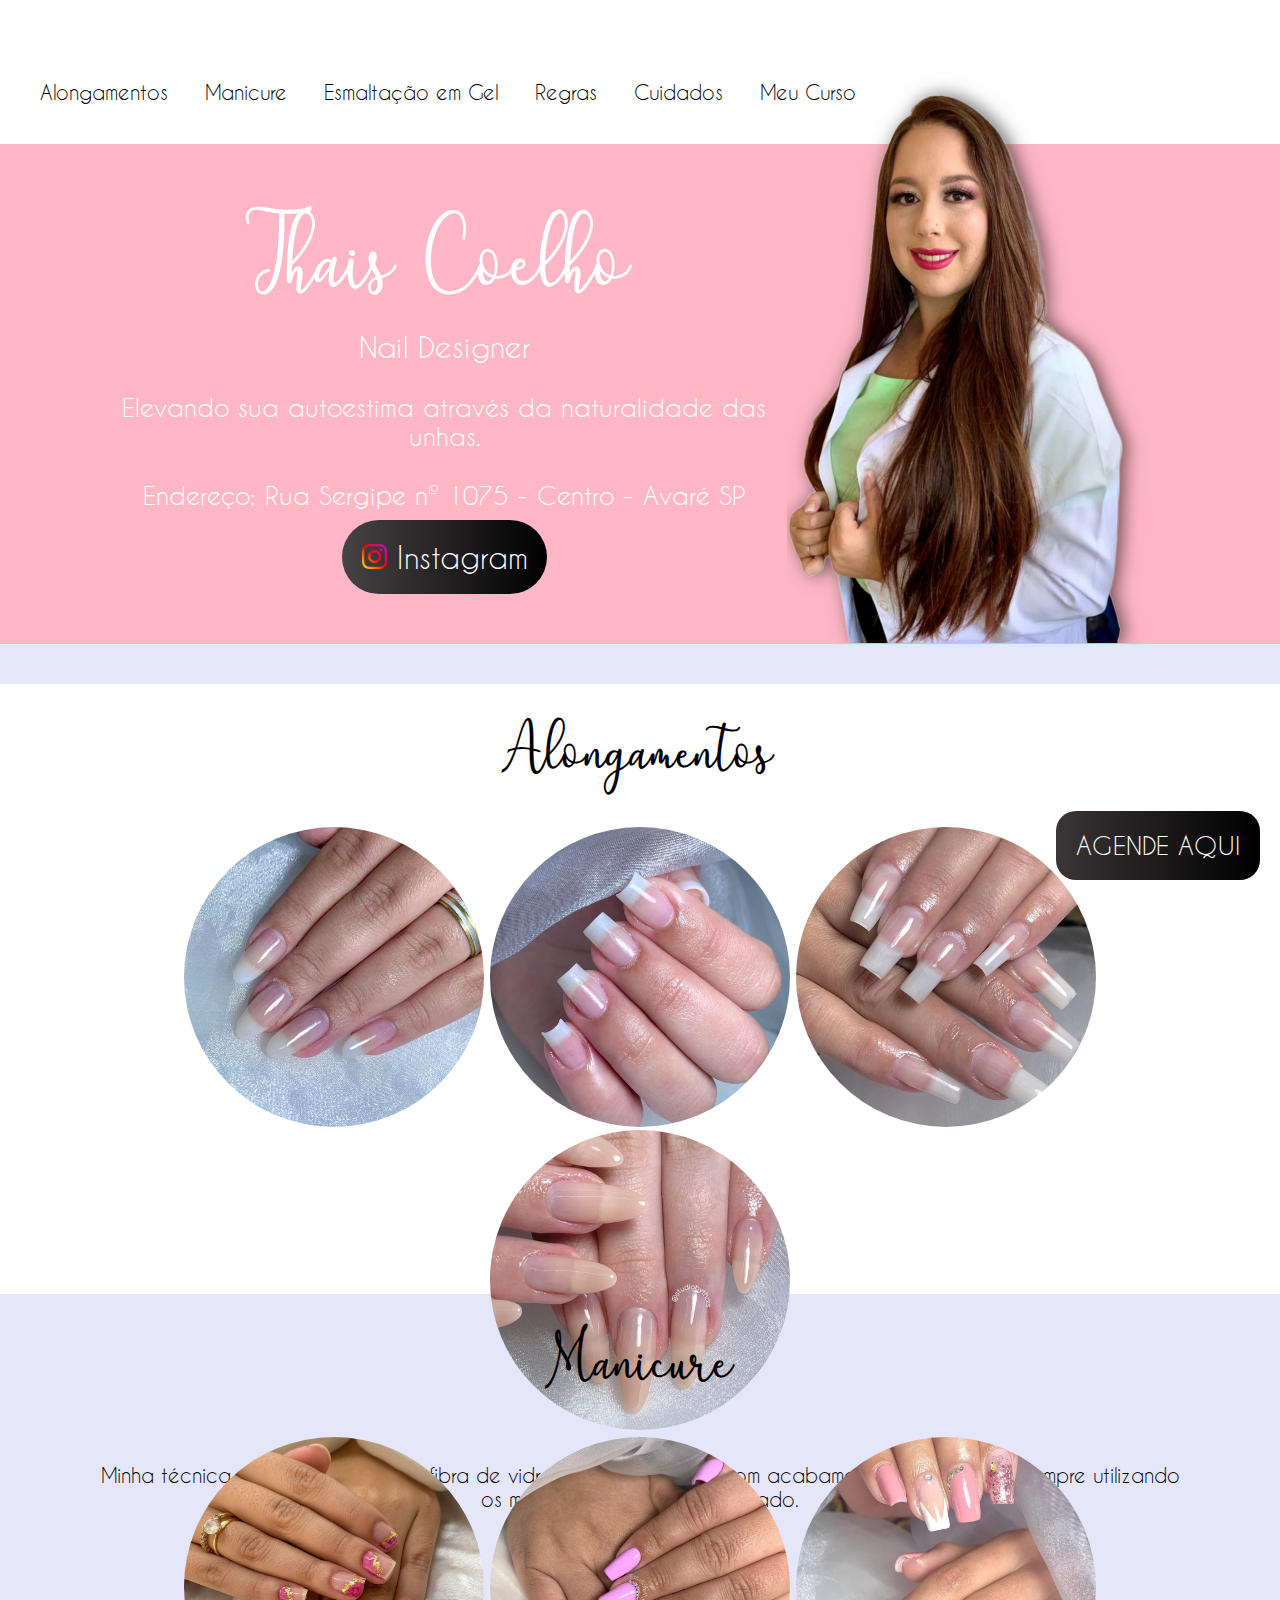
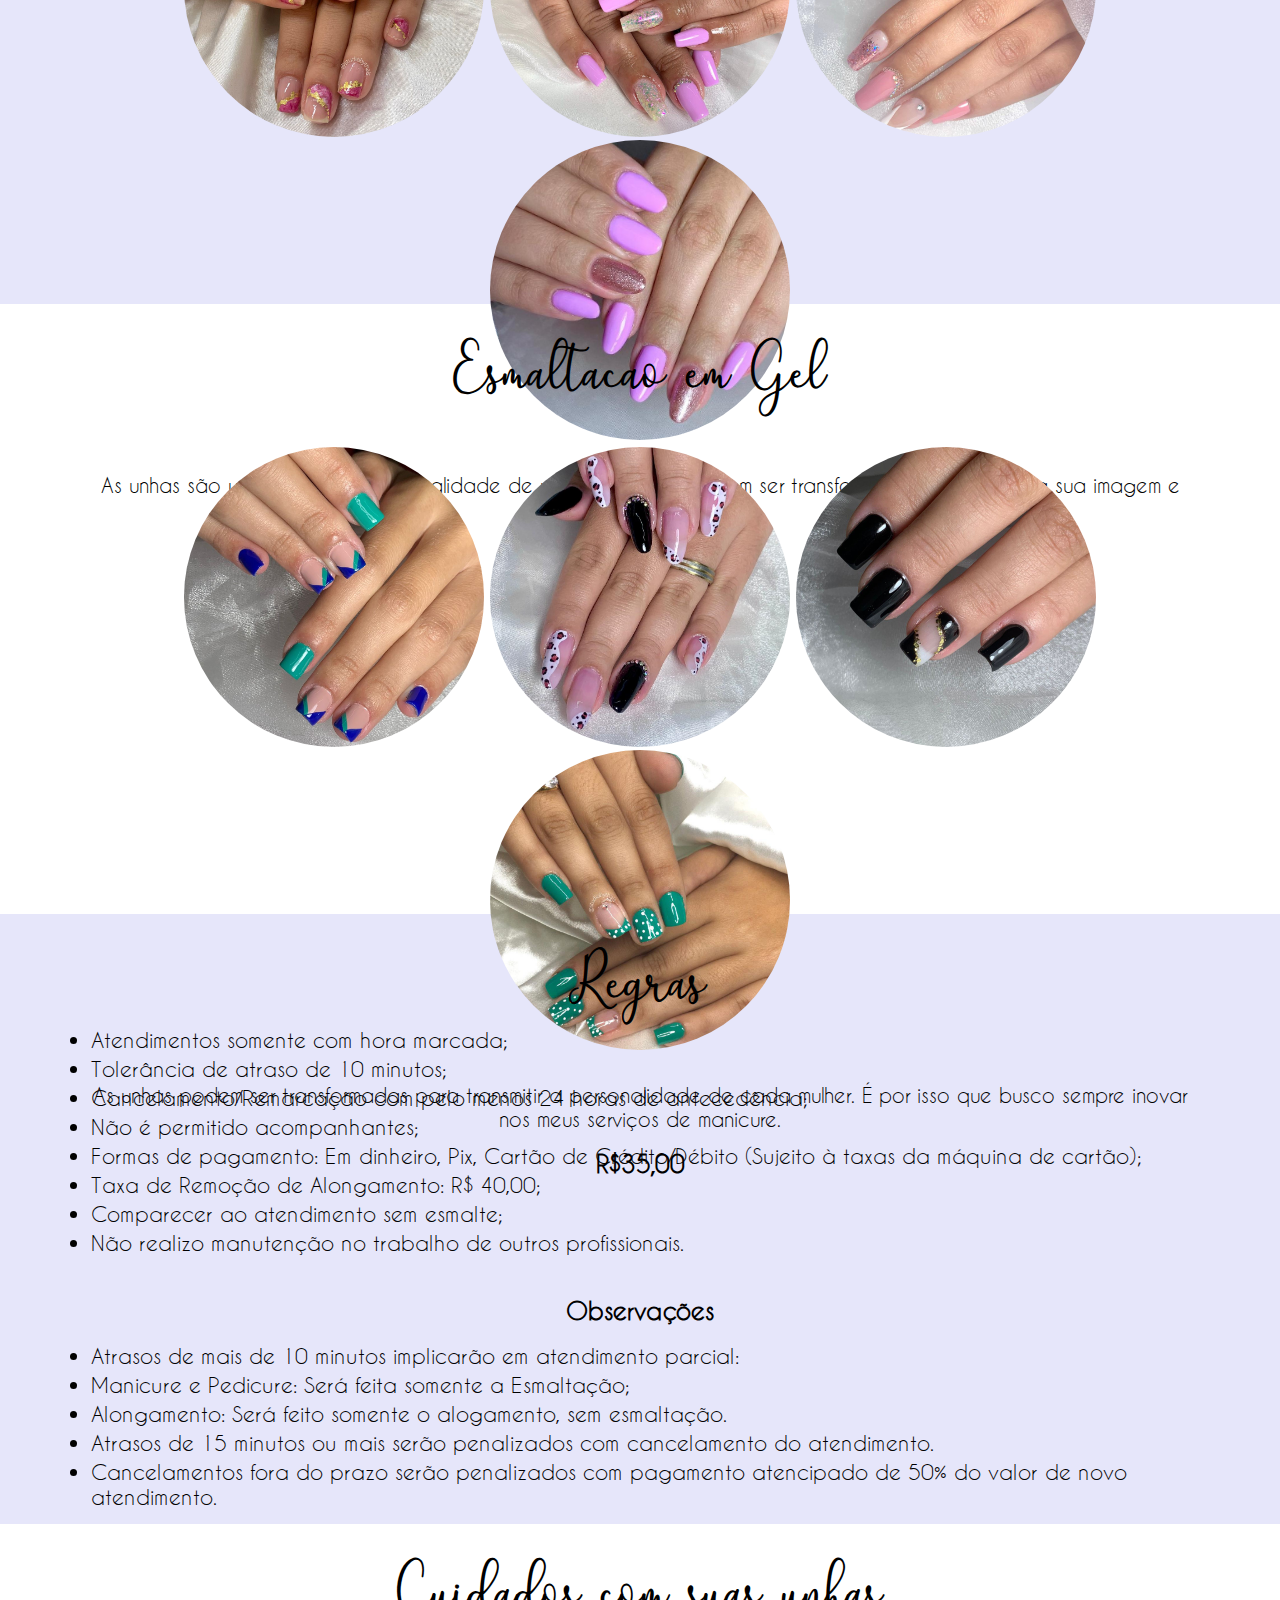
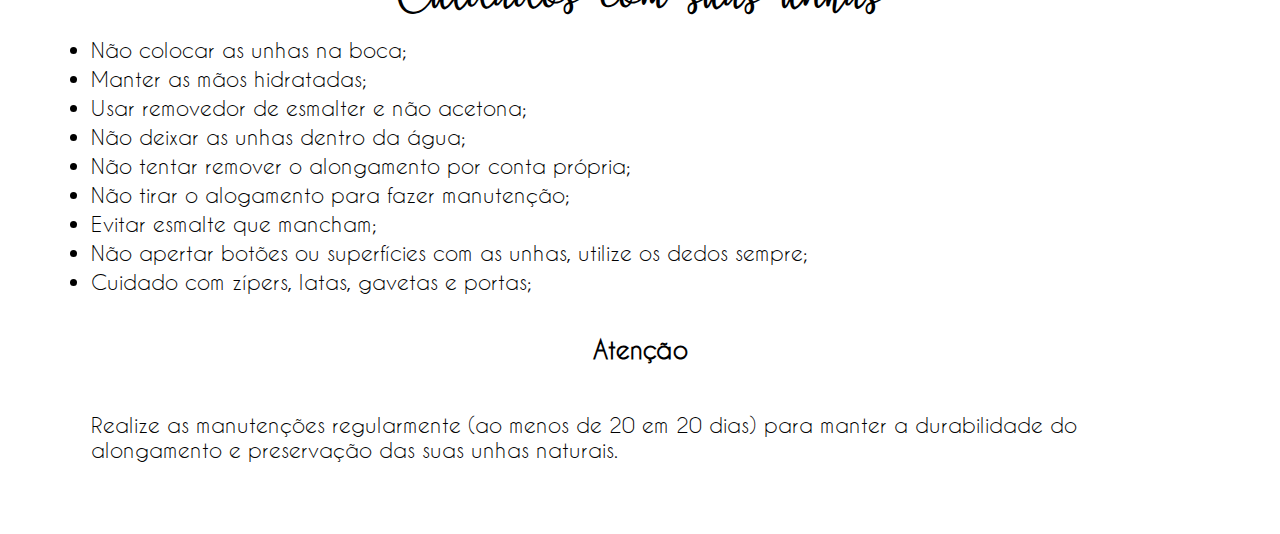
<file: thais/index.html>
<!DOCTYPE html>
<html lang="pt-br">

<head>
    <meta charset="UTF-8">
    <meta http-equiv="X-UA-Compatible" content="IE=edge">
    <meta name="viewport" content="width=device-width, initial-scale=1.0">
    <link rel="stylesheet" href="./css/style.css">
    <title>Thais Coelho</title>
</head>

<body>
    <!-- Aqui é a barra inicial de opções -->
    <header>
        <ul>
            <a href="./alongamentos.html">
                <li>Alongamentos</li>
            </a>
            <a href="#2">
                <li>Manicure</li>
            </a>
            <a href="#3">
                <li>Esmaltação em Gel</li>
            </a>
            <a href="#4">
                <li>Regras</li>
            </a>
            <a href="#5">
                <li>Cuidados</li>
            </a>
            <li>Meu Curso</li>
        </ul>
        <!-- Aqui é a foto do profissional -->
        <img src="./images/thais.png" alt="Thais Coelho" id="thais">
    </header>
    <!-- Aqui é a seção de redes sociais -->
    <section id="social-midia">
        <div class="content">
            <h2>Thais Coelho</h2>
            <h3 class="mb">Nail Designer</h3>
            <p class="mb">Elevando sua autoestima através da naturalidade das unhas.</p>
            <p class="mb">Endereço: Rua Sergipe nº 1075 - Centro - Avaré SP</p>
            <a class="insta" href="https://www.instagram.com/studiobythais/" target="_blank">
                <img class="insta-img" src="./images/insta.png" alt="instagram" target="_blank">
                Instagram
            </a>
            <a class="agende" href="https://api.whatsapp.com/message/CAN7DXVYMZAAF1?autoload=1&app_absent=0" target="blank">
                AGENDE AQUI
            </a>
        </div>
    </section>
    <div class="stripe"></div>
    <!-- Aqui fica a seção de fotos do trabalho da profisional -->
    <!-- Seção de Alongamentos -->
    <section class="alongamentos section-size">
        <div class="section-container">
            <h1 class="mb" id="1">Alongamentos</h1>
            <img src="./images/alongamento/01.jpeg" alt="01">
            <img src="./images/alongamento/02.jpeg" alt="02">
            <img src="./images/alongamento/03.jpeg" alt="03">
            <img src="./images/alongamento/04.jpeg" alt="04">
            <p>Minha técnica de alongamento em fibra de vidro deixa suas unhas com acabamento natural e fino, sempre
                utilizando os melhores
                produtos do mercado.</p>
            <br>
            <a href="./alongamentos.html">
                <h2>Ver Mais</h2>
            </a>
        </div>
    </section>
    <!-- Seção de Manicure -->
    <section class="manicure section-size">
        <div class="section-container">
            <h1 class="mb" id="2">Manicure</h1>
            <img src="./images/manicure/01.jpeg" alt="01">
            <img src="./images/manicure/02.jpeg" alt="02">
            <img src="./images/manicure/04.jpeg" alt="04">
            <img src="./images/manicure/05.jpeg" alt="05">
            <p>As unhas são um espelho da personalidade de uma mulher. Elas podem ser transformadas para
                refletir a sua imagem e
                transmitir a sua essência.
            </p>
            <br>
            <h2>R$20,00</h2>
        </div>
    </section>
    <!-- Seção de Esmaltação em Gel -->
    <section class="gel section-size">
        <div class="section-container">
            <h1 class="mb" id="3">Esmaltacao em Gel</h1>
            <img src="./images/gel/01.jpeg" alt="01">
            <img src="./images/gel/02.jpeg" alt="02">
            <img src="./images/gel/03.jpeg" alt="03">
            <img src="./images/gel/04.jpeg" alt="04">
            <p>As unhas podem ser transformadas para transmitir a personalidade de cada mulher. É por isso que busco
                sempre inovar nos meus
                serviços de manicure.
            </p>
            <br>
            <h2>R$35,00</h2>
        </div>
    </section>
    <section id="4" class="regras section-size">
        <div class="section-container">
            <h1>Regras</h1>
            <ul>
                <li>Atendimentos somente com hora marcada;</li>
                <li>Tolerância de atraso de 10 minutos;</li>
                <li>Cancelamento/Remarcação com pelo menos 24 horas de antecedência;</li>
                <li>Não é permitido acompanhantes;</li>
                <li>Formas de pagamento: Em dinheiro, Pix, Cartão de Crédito/Débito (Sujeito à taxas da máquina de
                    cartão);</li>
                <li>Taxa de Remoção de Alongamento: R$ 40,00;</li>
                <li>Comparecer ao atendimento sem esmalte;</li>
                <li>Não realizo manutenção no trabalho de outros profissionais.</li>
            </ul>
            <br>
            <br>
            <h2>Observações</h2>
            <br>
            <ul>
                <li>Atrasos de mais de 10 minutos implicarão em atendimento parcial:</li>
                <li>Manicure e Pedicure: Será feita somente a Esmaltação;</li>
                <li>Alongamento: Será feito somente o alogamento, sem esmaltação.</li>
                <li>Atrasos de 15 minutos ou mais serão penalizados com cancelamento do atendimento.</li>
                <li>Cancelamentos fora do prazo serão penalizados com pagamento atencipado de 50% do valor de novo
                    atendimento.</li>
            </ul>
        </div>
    </section>
    <section id="5" class="cuidados section-size">
        <div class="section-container">
            <h1>Cuidados com suas unhas</h1>
            <ul>
                <li>Não colocar as unhas na boca;</li>
                <li>Manter as mãos hidratadas;</li>
                <li>Usar removedor de esmalter e não acetona;</li>
                <li>Não deixar as unhas dentro da água;</li>
                <li>Não tentar remover o alongamento por conta própria;</li>
                <li>Não tirar o alogamento para fazer manutenção;</li>
                <li>Evitar esmalte que mancham;</li>
                <li>Não apertar botões ou superfícies com as unhas, utilize os dedos sempre;</li>
                <li>Cuidado com zípers, latas, gavetas e portas;</li>
            </ul>
            <br>
            <br>
            <h2>Atenção</h2>
            <br>
            <p>Realize as manutenções regularmente (ao menos de 20 em 20 dias) para manter a durabilidade do alongamento
                e preservação das suas unhas naturais.
            </p>
        </div>
    </section>
</body>

</html>
</file>
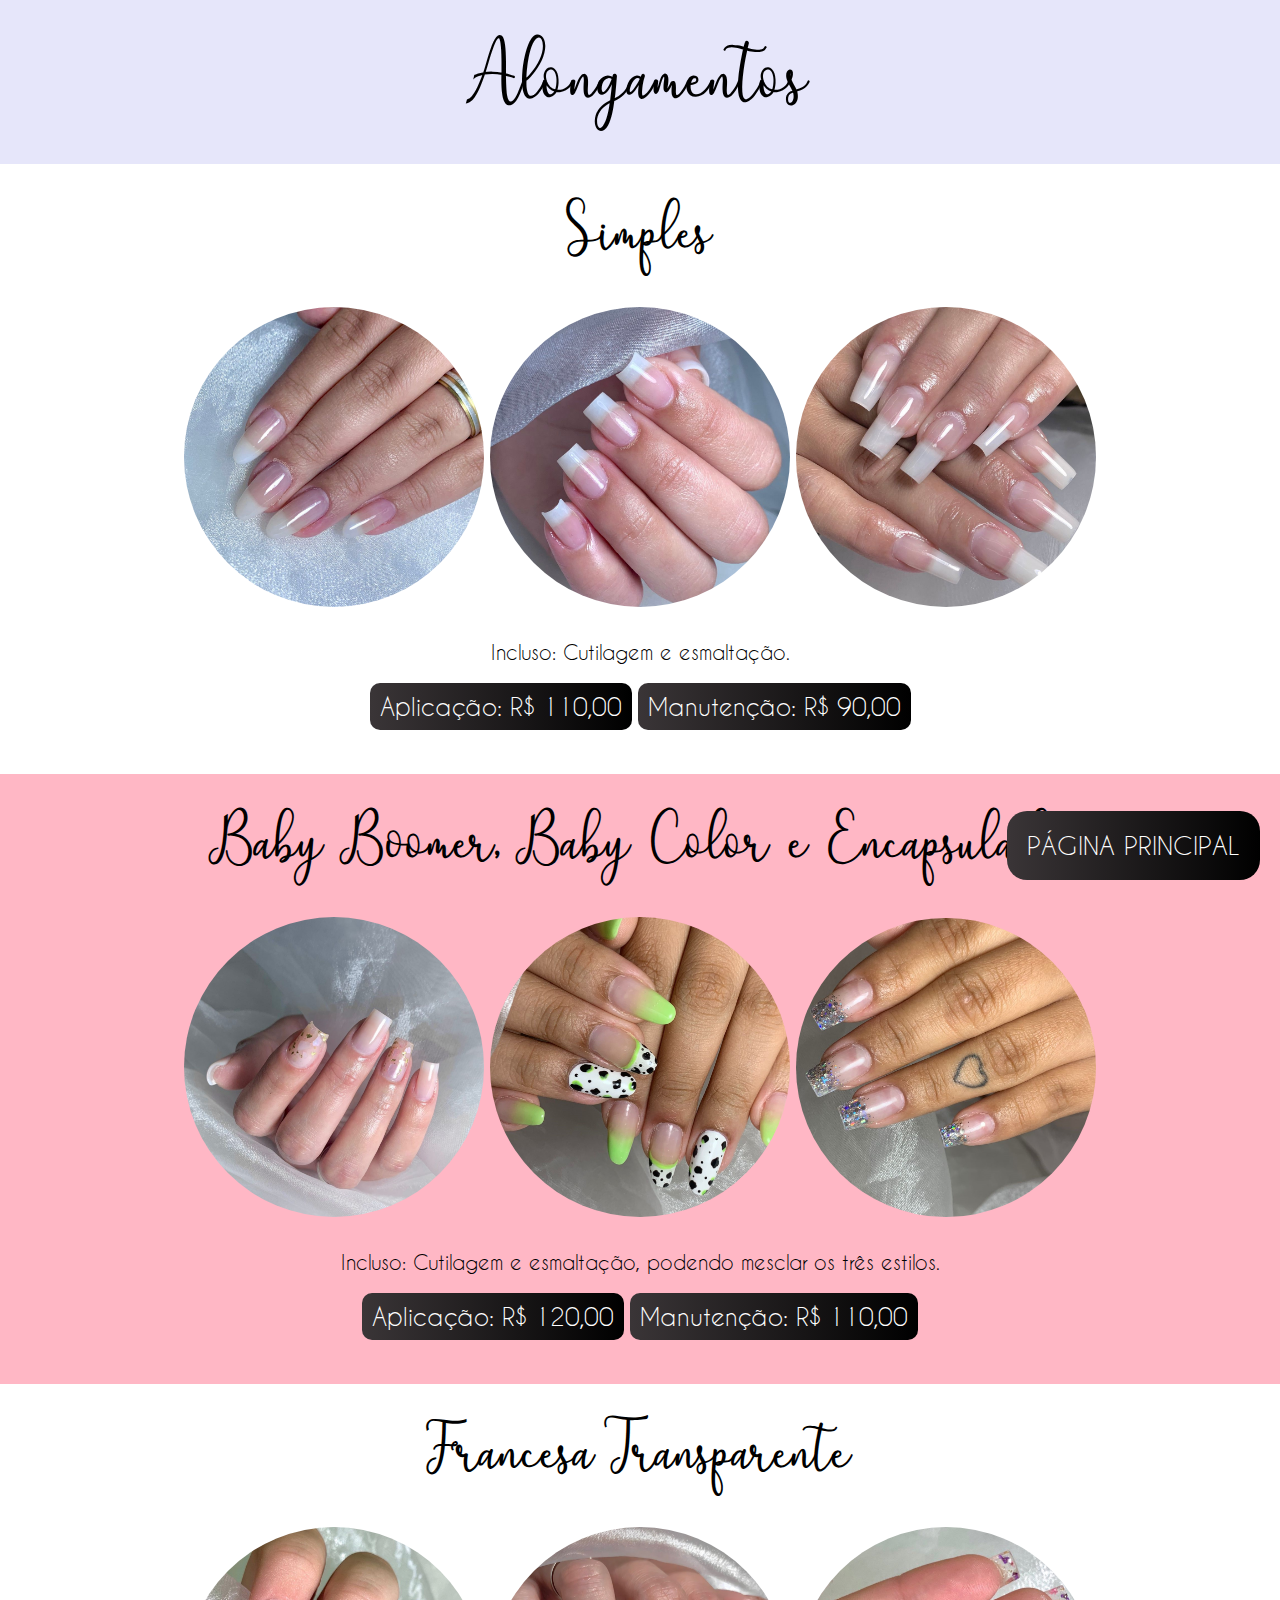
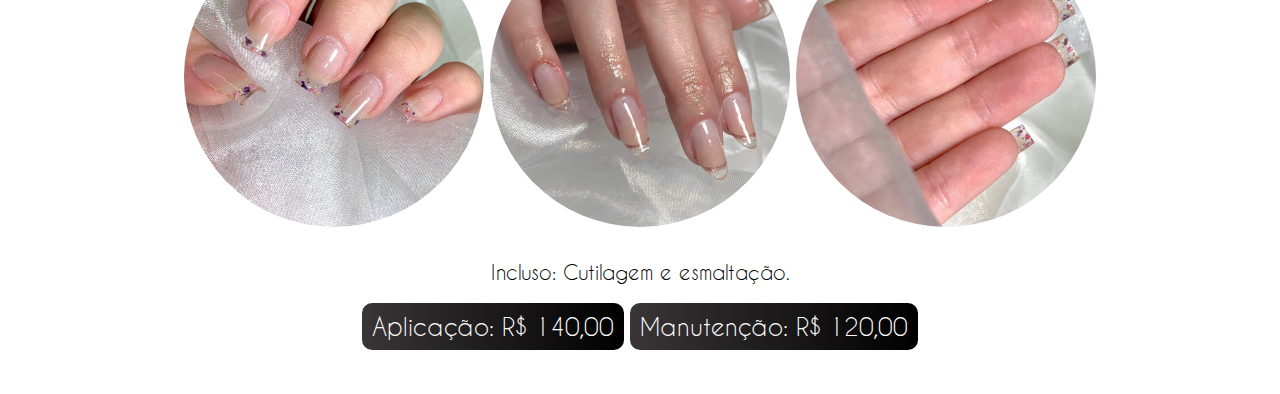
<file: thais/alongamentos.html>
<!DOCTYPE html>
<html lang="pt-br">

<head>
    <meta charset="UTF-8">
    <meta http-equiv="X-UA-Compatible" content="IE=edge">
    <meta name="viewport" content="width=device-width, initial-scale=1.0">
    <link rel="stylesheet" href="./css/alongamentos.css">
    <title>Thais Coelho</title>
</head>
<body>
    <header>
        <h1>Alongamentos</h1>
        <a class="pp" href="./index.html">
                PÁGINA PRINCIPAL
            </a>
    </header> 
    <section class="simples section-size">
        <div class="section-container">
            <h1 class="mb">Simples</h1>
            <img src="./images/alongamento/01.jpeg" alt="01">
            <img src="./images/alongamento/02.jpeg" alt="02">
            <img src="./images/alongamento/03.jpeg" alt="03">
            <p>Incluso: Cutilagem e esmaltação.</p>
            <br>
            <h2>Aplicação: R$ 110,00</h2>
            <h2>Manutenção: R$ 90,00</h2>
        </div>
    </section>
    <section class="baby section-size">
        <div class="section-container">
            <h1 class="mb">Baby Boomer, Baby Color e Encapsulada</h1>
            <img src="./images/alongamentos/bb.jpeg" alt="baby boomer">
            <img src="./images/alongamentos/bc.jpeg" alt="baby color">
            <img src="./images/alongamentos/encapa.jpeg" alt="Encapsulada">
            <p>Incluso: Cutilagem e esmaltação, podendo mesclar os três estilos.</p>
            <br>
            <h2>Aplicação: R$ 120,00</h2>
            <h2>Manutenção: R$ 110,00</h2>
        </div>
    </section>
    <section class="francesa section-size">
        <div class="section-container">
            <h1 class="mb">Francesa Transparente</h1>
            <img src="./images/alongamentos/francesa.jpeg" alt="Francesa">
            <img src="./images/alongamentos/francesa1.jpeg" alt="Francesa1">
            <img src="./images/alongamentos/francesa2.jpeg" alt="Francesa2">
            <p>Incluso: Cutilagem e esmaltação.</p>
            <br>
            <h2>Aplicação: R$ 140,00</h2>
            <h2>Manutenção: R$ 120,00</h2>
        </div>
    </section>
</body>
</file>
<file: thais/css/style.css>
*{
    margin: 0;
    padding: 0;
}

body{
    font-family:Arial, Helvetica, sans-serif;
}

@font-face{
    font-family: caviar;
    src: url(../fonts/CaviarDreams.ttf); 
}

@font-face{
    font-family: caviarb;
    src: url('../fonts/CaviarDreams_Bold.ttf'); 
}

@font-face{
    font-family: Samantha;
    src: url('../fonts/samantha.ttf'); 
}

header{
    padding-top: 80px;
    padding-bottom: 40px;
    padding-left: 40px;
    font-family: caviar, Arial, Helvetic, sans-serif;
    font-size: 20px;
}

header a{
    text-decoration: none;
    color:black
}

header a:hover{
    color:#b8678b;
}

header ul{
    list-style: none;
}

header li{
    display: inline-block;
    margin-right: 30px;
    position: relative;
}

#social-midia{
    height: 500px;
    background-color: #ffb7c5;
    padding-right:200px;
}

.agende{
    text-decoration: none;
    background: linear-gradient(to right, #3a3537, black);
    color: white;   
    position: fixed;
    bottom: 20px;
    right: 20px;
    padding: 20px;
    border-radius: 20px;    
}

.agende:hover{
    background: #8cee92;
}

#thais{
    height: 643px;
    position: absolute;
    right: 100px;
    top: 0px;
}


.content {
    margin-left: 120px;
    padding-top: 60px;
    width: 60%;
    text-align: center;
    color: white;
    font-family: caviar, Arial, Helvetic, sans-serif;
    font-size: 25px;
}

.content h2{
    font-family: Samantha, Arial, Helvetic, sans-serif;
    font-size: 60px;
}

.content h3{
    font-family: caviar, Arial, Helvetic, sans-serif;
    font-weight: 200;
}

.content p{
    margin-bottom: 30px;
}



.mb{
    margin-bottom: 30px;
}

a{
    text-decoration: none;
}

.insta{
    color: white;
    background: linear-gradient(to right, #484345, black);  
    padding: 20px;
    border-radius: 50px;
    font-size: 30px; 
}

.insta img{
    width: 25px;
}


.stripe{
    height:40px;
    background-color: lavender;
}

.section-size{
    height: 550px;
}

.alongamentos{
    padding: 30px;
}

.alongamentos h2{
    padding: 10px;
    color: white;
    background: linear-gradient(to right, #3a3537, black); 
    display: inline-block;
    border-radius: 10px;
    font-weight: 100;

}

.alongamentos a{
    text-decoration: none;
}

.section-container{
    width: 90%;
    margin: auto;
    text-align: center;
    font-family: caviar, Arial, Helvetic, sans-serif; 
}

.section-container h1{
    font-family: Samantha, Arial, Helvetic, sans-serif;
    font-size: 40px;
}

.section-container img{
    width: 300px;
    border-radius: 50%;
}

.section-container p{
    margin-top: 30px;
    font-size: 20px;
}

.manicure{
    background-color: lavender;
    padding: 30px;
}

.gel{
    padding: 30px;
}

.regras{
    background: lavender;
    background-size: cover;
    padding: 30px;
}

/* Classe abaixo criada para forçar texto à esquerda, já que na classe section container o texto está alinhado ao centro */
.regras ul{
    text-align: left;
    font-size: 21px;
}

.regras li{
    margin-bottom: 4px;
}

.cuidados{
    background-size: cover;
    padding: 30px;
}

/* Classe abaixo criada para forçar texto à esquerda, já que na classe section container o texto está alinhado ao centro */
.cuidados ul, .cuidados p{
    text-align: left;
    font-size: 21px;   
}

.cuidados li{
    margin-bottom: 4px;
}
</file>
<file: thais/css/alongamentos.css>
*{
    margin: 0;
    padding: 0;
}

@font-face{
    font-family: Samantha;
    src: url('../fonts/samantha.ttf'); 
}

@font-face{
    font-family: caviar;
    src: url(../fonts/CaviarDreams.ttf); 
}

header{
    text-align: center;
    font-family: Samantha, Arial, Helvetica, sans-serif;
    font-size: 25px;
    background-color: lavender;
    padding: 30px;
}

.pp{
    text-decoration: none;
    background: linear-gradient(to right, #3a3537, black);
    color: white;   
    position: fixed;
    bottom: 20px;
    right: 20px;
    padding: 20px;
    border-radius: 20px; 
    font-family: caviar, Arial, Helvetica, sans-serif;   
}

.pp:hover{
    background: #8cee92;
}

.section-size{
    height: 550px;
}

.simples{
    padding: 30px;
}

.simples h2{
    padding: 10px;
    color: white;
    background: linear-gradient(to right, #3a3537, black); 
    display: inline-block;
    border-radius: 10px;
    font-weight: 100;

}

.section-container{
    width: 90%;
    margin: auto;
    text-align: center;
    font-family: caviar, Arial, Helvetic, sans-serif; 
}

.section-container h1{
    font-family: Samantha, Arial, Helvetic, sans-serif;
    font-size: 40px;
}

.section-container img{
    width: 300px;
    border-radius: 50%;
}

.section-container p{
    margin-top: 30px;
    font-size: 20px;
}

.mb{
    margin-bottom: 30px;
}

.baby{
    padding: 30px;
    background-color: #ffb7c5;
}

.baby h2{
    padding: 10px;
    color: white;
    background: linear-gradient(to right, #3a3537, black); 
    display: inline-block;
    border-radius: 10px;
    font-weight: 100;
}

.francesa{
    padding: 30px;
}

.francesa h2{
    padding: 10px;
    color: white;
    background: linear-gradient(to right, #3a3537, black); 
    display: inline-block;
    border-radius: 10px;
    font-weight: 100;
}
</file>
